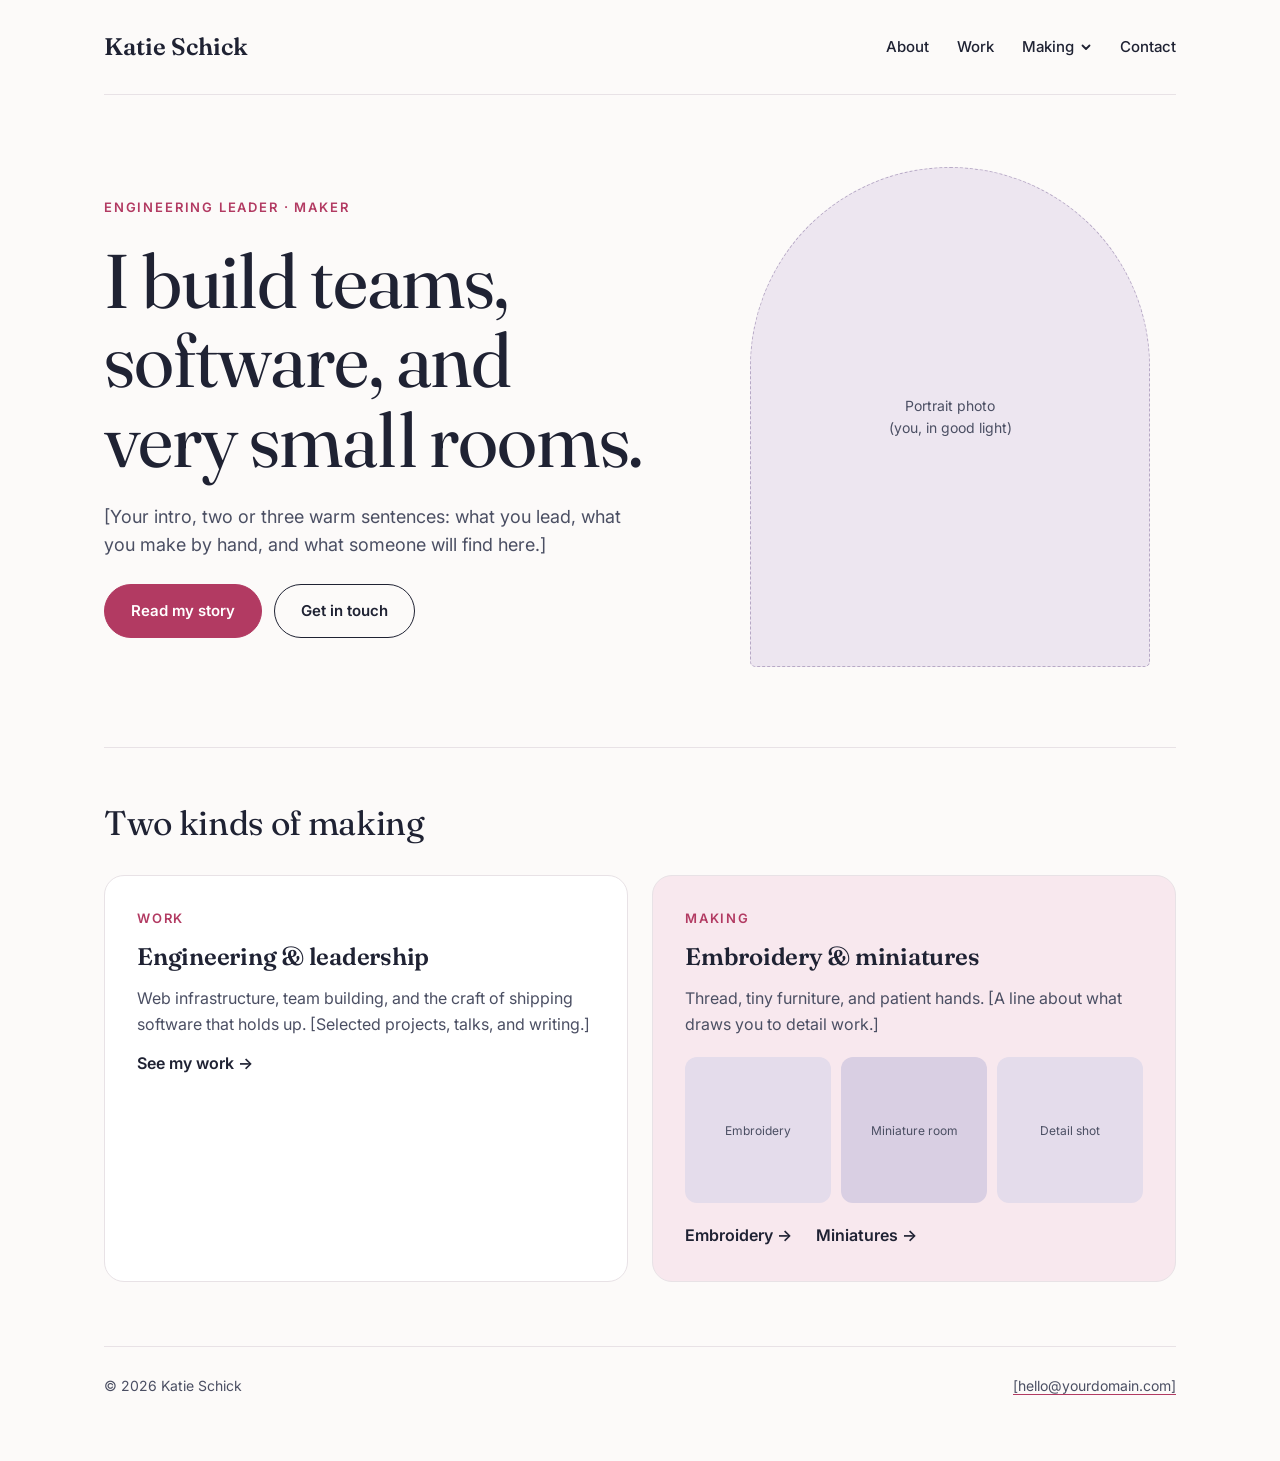
<file: index.html>
<!doctype html>
<html lang="en" class="no-js">
<head>
<meta charset="utf-8">
<meta name="viewport" content="width=device-width, initial-scale=1">
<title>Katie Schick</title>
<meta name="description" content="Katie Schick is an engineering leader who also embroiders and builds miniature rooms.">
<meta name="robots" content="noindex"> <!-- remove this line when the site is ready to launch -->
<meta name="theme-color" content="#FCFAF9">
<link rel="preconnect" href="https://fonts.googleapis.com">
<link rel="preconnect" href="https://fonts.gstatic.com" crossorigin>
<link href="https://fonts.googleapis.com/css2?family=Fraunces:opsz,wght@9..144,400;9..144,600&family=Inter:wght@400;500;600&display=swap" rel="stylesheet">
<link rel="stylesheet" href="css/styles.css">
<script src="js/site.js" defer></script>
</head>
<body>
<a class="skip" href="#main">Skip to content</a>
<div class="wrap">

<header class="site-header">
  <a class="brand" href="index.html">Katie Schick</a>
  <nav class="nav" aria-label="Main">
    <a href="about.html">About</a>
    <a href="work.html">Work</a>
    <div class="menu">
      <button class="menu-btn" type="button" aria-expanded="false" aria-controls="making-menu">
        Making
        <svg aria-hidden="true" width="12" height="12" viewBox="0 0 12 12" fill="none" stroke="currentColor" stroke-width="1.8" stroke-linecap="round" stroke-linejoin="round"><path d="M2.5 4.5 6 8l3.5-3.5"/></svg>
      </button>
      <div class="menu-panel" id="making-menu" hidden>
        <a href="embroidery.html">Embroidery</a>
        <a href="miniatures.html">Miniatures</a>
      </div>
    </div>
    <a href="contact.html">Contact</a>
  </nav>
</header>

<main id="main">

  <section class="hero">
    <div class="hero-copy">
      <div class="eyebrow">Engineering leader · Maker</div>
      <h1>I build teams, software, and very small rooms.</h1>
      <p class="lead">[Your intro, two or three warm sentences: what you lead, what you make by hand, and what someone will find here.]</p>
      <div class="btn-row">
        <a class="btn" href="about.html">Read my story</a>
        <a class="btn btn-outline" href="contact.html">Get in touch</a>
      </div>
    </div>
    <div class="hero-art">
      <!-- Replace with: <img src="images/portrait.jpg" alt="Katie Schick" width="800" height="1000" style="border-radius:999px 999px 28px 28px"> -->
      <div class="ph ph-arch">Portrait photo<br>(you, in good light)</div>
    </div>
  </section>

  <section class="section first">
    <h2>Two kinds of making</h2>
    <div class="cards">

      <article class="card">
        <div class="eyebrow">Work</div>
        <h3>Engineering &amp; leadership</h3>
        <p>Web infrastructure, team building, and the craft of shipping software that holds up. [Selected projects, talks, and writing.]</p>
        <a class="arrow-link" href="work.html">See my work →</a>
      </article>

      <article class="card tint">
        <div class="eyebrow">Making</div>
        <h3>Embroidery &amp; miniatures</h3>
        <p>Thread, tiny furniture, and patient hands. [A line about what draws you to detail work.]</p>
        <div class="tiles">
          <div class="ph r-1x1">Embroidery</div>
          <div class="ph r-1x1 ph-alt">Miniature room</div>
          <div class="ph r-1x1">Detail shot</div>
        </div>
        <div class="link-row">
          <a class="arrow-link" href="embroidery.html">Embroidery →</a>
          <a class="arrow-link" href="miniatures.html">Miniatures →</a>
        </div>
      </article>

    </div>
  </section>

  <footer class="site-footer">
    <span>© <span data-year>2026</span> Katie Schick</span>
    <a href="mailto:hello@yourdomain.com">[hello@yourdomain.com]</a>
  </footer>

</main>
</div>
</body>
</html>
</file>
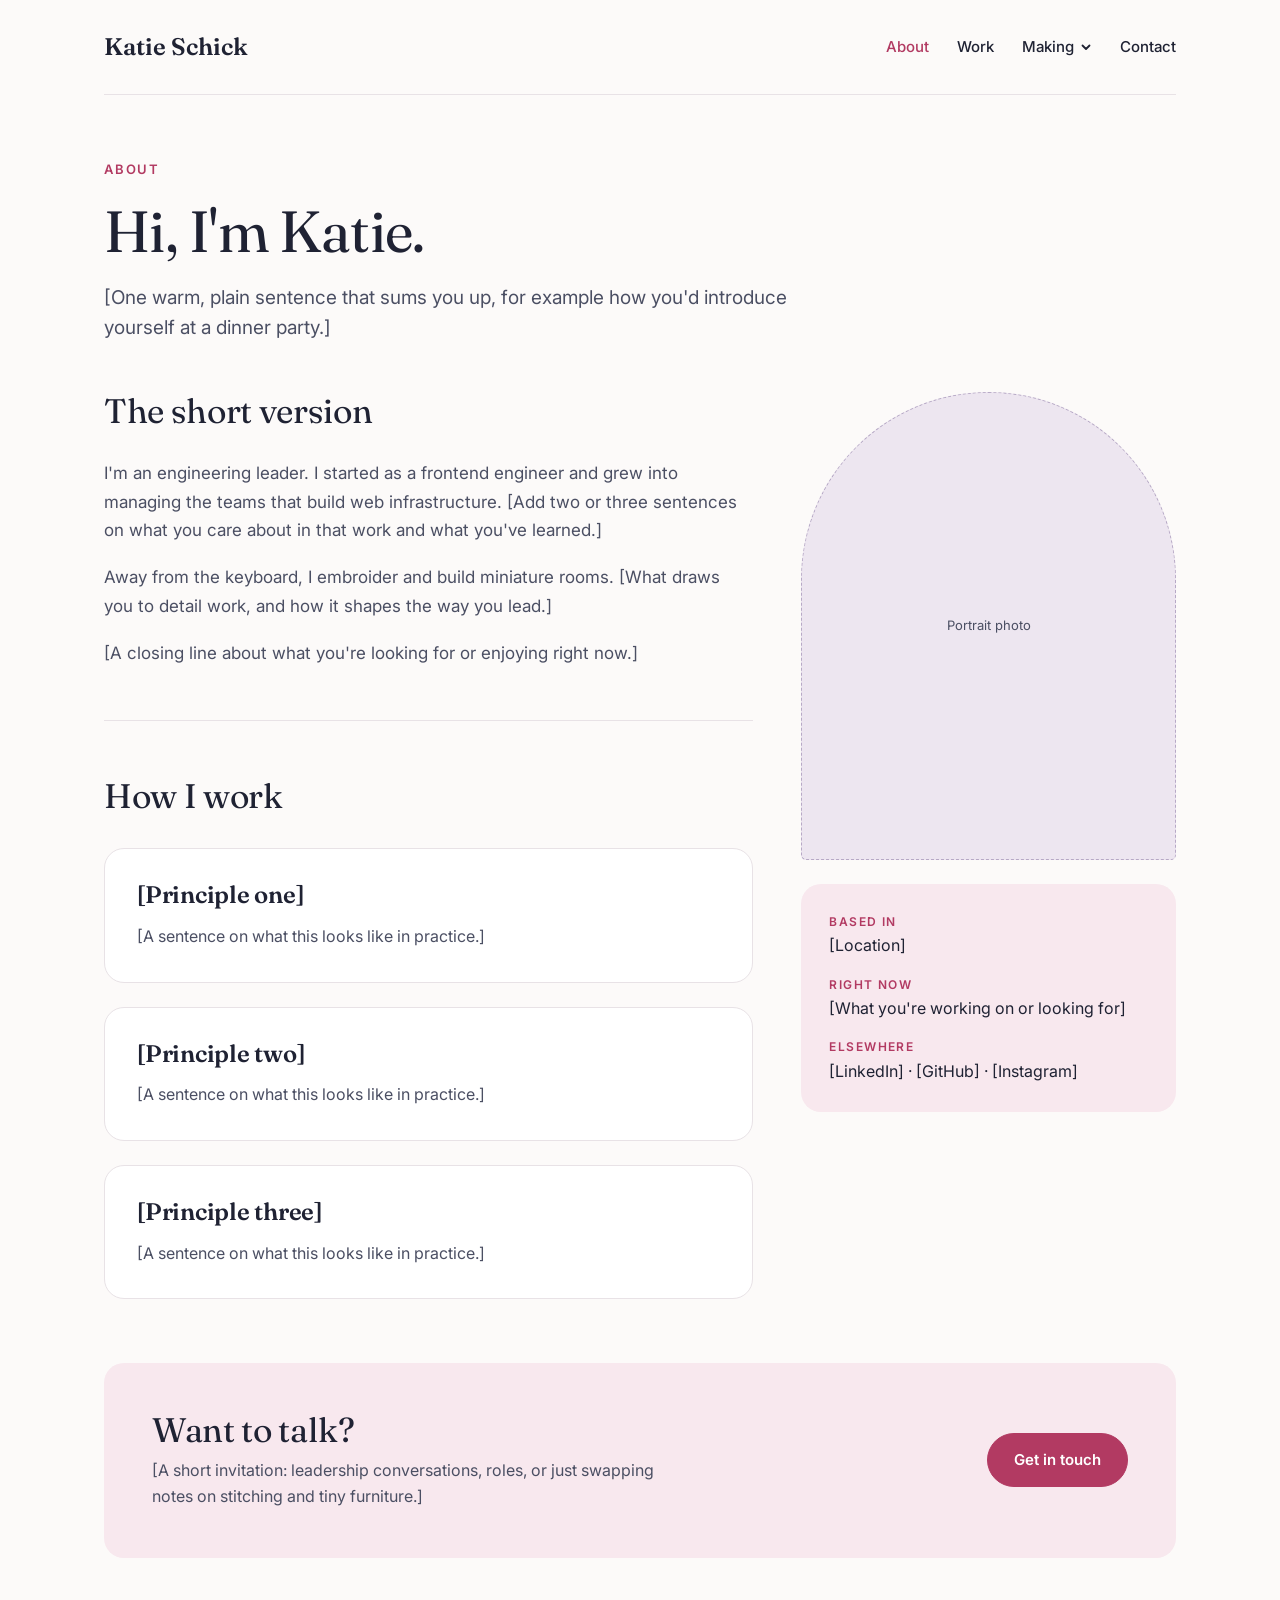
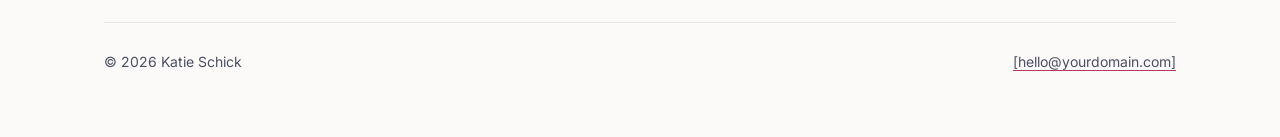
<file: about.html>
<!doctype html>
<html lang="en" class="no-js">
<head>
<meta charset="utf-8">
<meta name="viewport" content="width=device-width, initial-scale=1">
<title>About · Katie Schick</title>
<meta name="description" content="About Katie Schick, an engineering leader who embroiders and builds miniature rooms.">
<meta name="robots" content="noindex"> <!-- remove this line when the site is ready to launch -->
<meta name="theme-color" content="#FCFAF9">
<link rel="preconnect" href="https://fonts.googleapis.com">
<link rel="preconnect" href="https://fonts.gstatic.com" crossorigin>
<link href="https://fonts.googleapis.com/css2?family=Fraunces:opsz,wght@9..144,400;9..144,600&family=Inter:wght@400;500;600&display=swap" rel="stylesheet">
<link rel="stylesheet" href="css/styles.css">
<script src="js/site.js" defer></script>
</head>
<body>
<a class="skip" href="#main">Skip to content</a>
<div class="wrap">

<header class="site-header">
  <a class="brand" href="index.html">Katie Schick</a>
  <nav class="nav" aria-label="Main">
    <a href="about.html" aria-current="page">About</a>
    <a href="work.html">Work</a>
    <div class="menu">
      <button class="menu-btn" type="button" aria-expanded="false" aria-controls="making-menu">
        Making
        <svg aria-hidden="true" width="12" height="12" viewBox="0 0 12 12" fill="none" stroke="currentColor" stroke-width="1.8" stroke-linecap="round" stroke-linejoin="round"><path d="M2.5 4.5 6 8l3.5-3.5"/></svg>
      </button>
      <div class="menu-panel" id="making-menu" hidden>
        <a href="embroidery.html">Embroidery</a>
        <a href="miniatures.html">Miniatures</a>
      </div>
    </div>
    <a href="contact.html">Contact</a>
  </nav>
</header>

<main id="main">

  <div class="page-head">
    <div class="eyebrow">About</div>
    <h1>Hi, I'm Katie.</h1>
    <p class="lead">[One warm, plain sentence that sums you up, for example how you'd introduce yourself at a dinner party.]</p>
  </div>

  <div class="split">

    <div class="split-main">
      <h2>The short version</h2>
      <div class="prose">
        <p>I'm an engineering leader. I started as a frontend engineer and grew into managing the teams that build web infrastructure. [Add two or three sentences on what you care about in that work and what you've learned.]</p>
        <p>Away from the keyboard, I embroider and build miniature rooms. [What draws you to detail work, and how it shapes the way you lead.]</p>
        <p>[A closing line about what you're looking for or enjoying right now.]</p>
      </div>

      <div class="section" style="margin-top: 24px">
        <h2>How I work</h2>
        <div class="cards">
          <article class="card">
            <h3>[Principle one]</h3>
            <p>[A sentence on what this looks like in practice.]</p>
          </article>
          <article class="card">
            <h3>[Principle two]</h3>
            <p>[A sentence on what this looks like in practice.]</p>
          </article>
          <article class="card">
            <h3>[Principle three]</h3>
            <p>[A sentence on what this looks like in practice.]</p>
          </article>
        </div>
      </div>
    </div>

    <aside class="split-side">
      <!-- Replace with: <img src="images/portrait.jpg" alt="Katie Schick" width="800" height="1000" style="border-radius:999px 999px 28px 28px"> -->
      <div class="ph ph-arch r-4x5">Portrait photo</div>
      <div class="facts">
        <dl>
          <div><dt>Based in</dt><dd>[Location]</dd></div>
          <div><dt>Right now</dt><dd>[What you're working on or looking for]</dd></div>
          <div><dt>Elsewhere</dt><dd>[LinkedIn] · [GitHub] · [Instagram]</dd></div>
        </dl>
      </div>
    </aside>

  </div>

  <div class="callout">
    <div>
      <h2>Want to talk?</h2>
      <p>[A short invitation: leadership conversations, roles, or just swapping notes on stitching and tiny furniture.]</p>
    </div>
    <a class="btn" href="contact.html">Get in touch</a>
  </div>

  <footer class="site-footer">
    <span>© <span data-year>2026</span> Katie Schick</span>
    <a href="mailto:hello@yourdomain.com">[hello@yourdomain.com]</a>
  </footer>

</main>
</div>
</body>
</html>
</file>
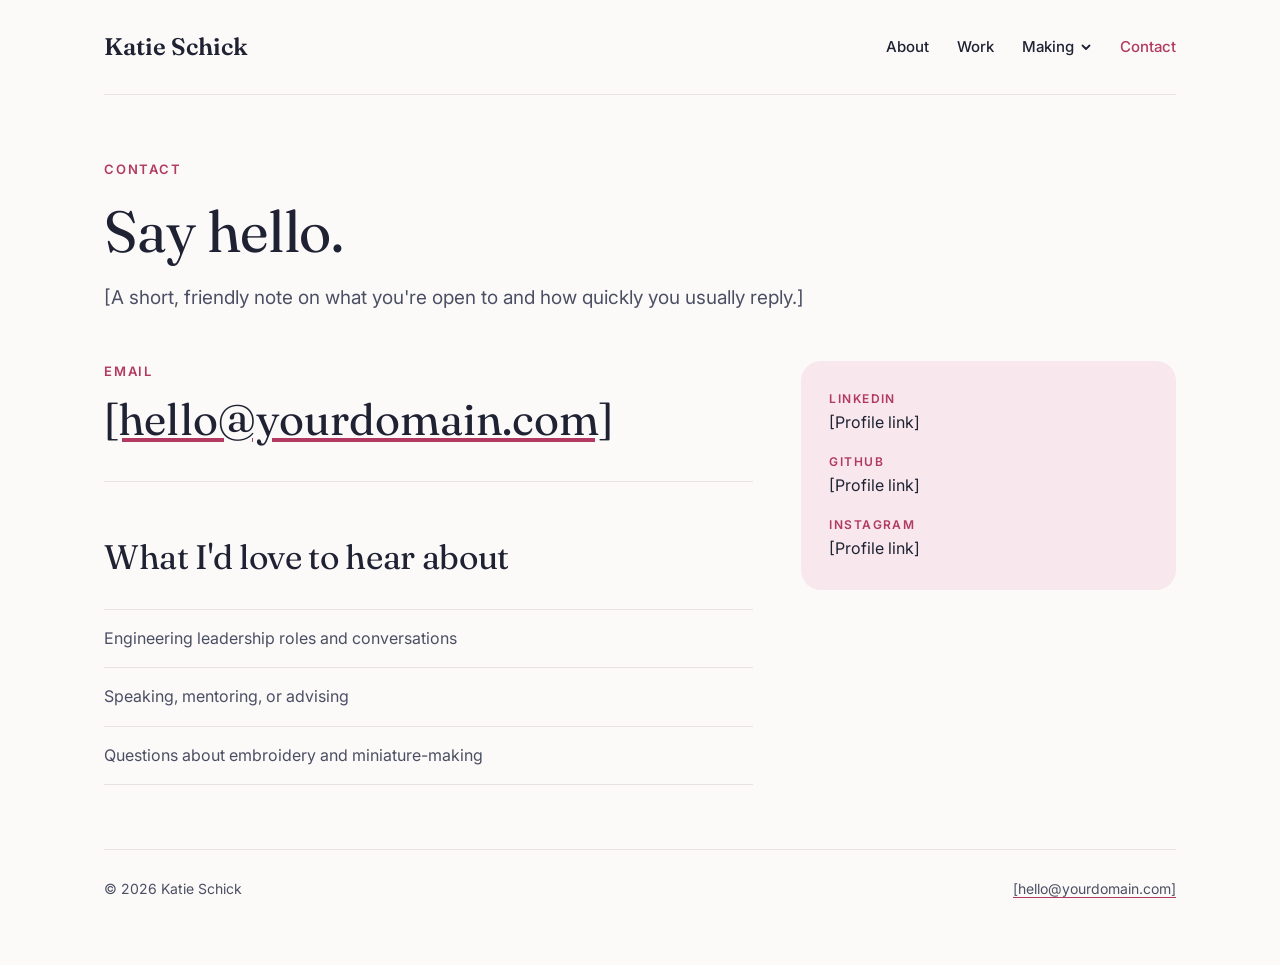
<file: contact.html>
<!doctype html>
<html lang="en" class="no-js">
<head>
<meta charset="utf-8">
<meta name="viewport" content="width=device-width, initial-scale=1">
<title>Contact · Katie Schick</title>
<meta name="description" content="How to get in touch with Katie Schick.">
<meta name="robots" content="noindex"> <!-- remove this line when the site is ready to launch -->
<meta name="theme-color" content="#FCFAF9">
<link rel="preconnect" href="https://fonts.googleapis.com">
<link rel="preconnect" href="https://fonts.gstatic.com" crossorigin>
<link href="https://fonts.googleapis.com/css2?family=Fraunces:opsz,wght@9..144,400;9..144,600&family=Inter:wght@400;500;600&display=swap" rel="stylesheet">
<link rel="stylesheet" href="css/styles.css">
<script src="js/site.js" defer></script>
</head>
<body>
<a class="skip" href="#main">Skip to content</a>
<div class="wrap">

<header class="site-header">
  <a class="brand" href="index.html">Katie Schick</a>
  <nav class="nav" aria-label="Main">
    <a href="about.html">About</a>
    <a href="work.html">Work</a>
    <div class="menu">
      <button class="menu-btn" type="button" aria-expanded="false" aria-controls="making-menu">
        Making
        <svg aria-hidden="true" width="12" height="12" viewBox="0 0 12 12" fill="none" stroke="currentColor" stroke-width="1.8" stroke-linecap="round" stroke-linejoin="round"><path d="M2.5 4.5 6 8l3.5-3.5"/></svg>
      </button>
      <div class="menu-panel" id="making-menu" hidden>
        <a href="embroidery.html">Embroidery</a>
        <a href="miniatures.html">Miniatures</a>
      </div>
    </div>
    <a href="contact.html" aria-current="page">Contact</a>
  </nav>
</header>

<main id="main">

  <div class="page-head">
    <div class="eyebrow">Contact</div>
    <h1>Say hello.</h1>
    <p class="lead">[A short, friendly note on what you're open to and how quickly you usually reply.]</p>
  </div>

  <div class="split">

    <div class="split-main">
      <div>
        <div class="eyebrow" style="margin-bottom: 12px">Email</div>
        <a class="big-email" href="mailto:hello@yourdomain.com">[hello@yourdomain.com]</a>
      </div>

      <div class="section" style="margin-top: 8px">
        <h2>What I'd love to hear about</h2>
        <ul class="plain-list">
          <li>Engineering leadership roles and conversations</li>
          <li>Speaking, mentoring, or advising</li>
          <li>Questions about embroidery and miniature-making</li>
        </ul>
      </div>
    </div>

    <aside class="split-side">
      <div class="facts">
        <dl>
          <div><dt>LinkedIn</dt><dd>[Profile link]</dd></div>
          <div><dt>GitHub</dt><dd>[Profile link]</dd></div>
          <div><dt>Instagram</dt><dd>[Profile link]</dd></div>
        </dl>
      </div>
    </aside>

  </div>

  <footer class="site-footer">
    <span>© <span data-year>2026</span> Katie Schick</span>
    <a href="mailto:hello@yourdomain.com">[hello@yourdomain.com]</a>
  </footer>

</main>
</div>
</body>
</html>
</file>
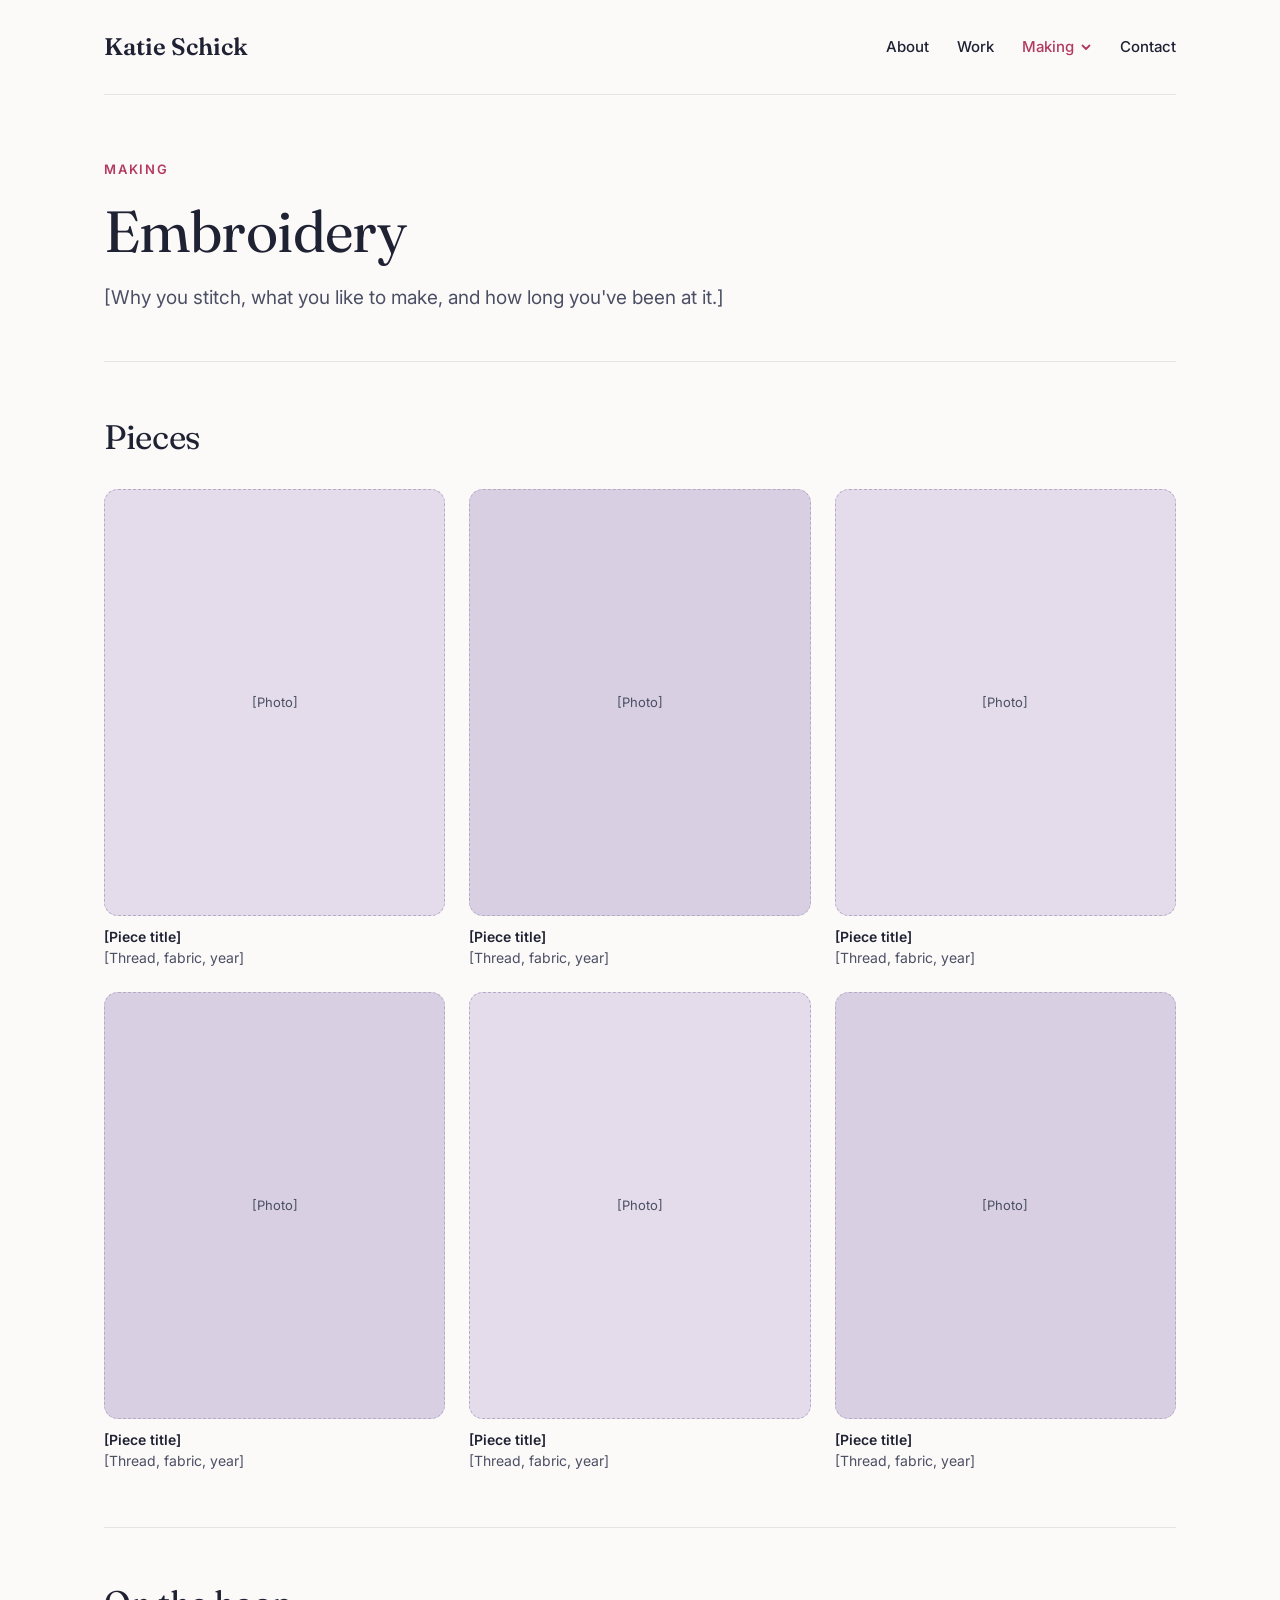
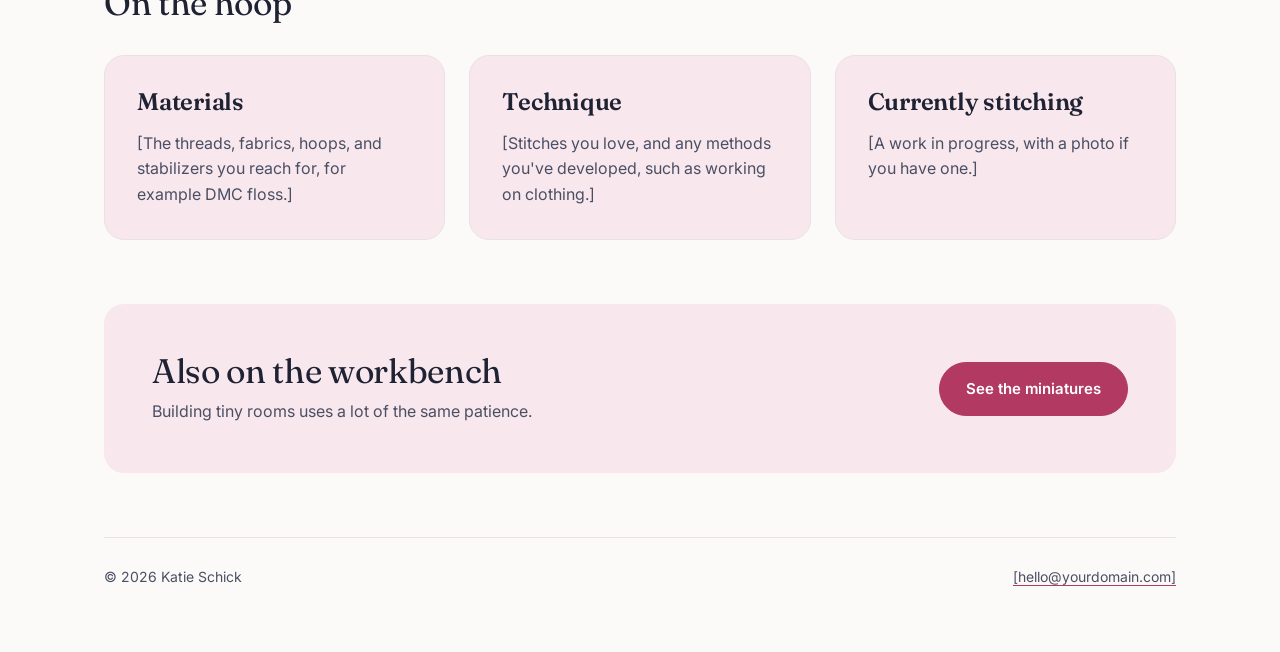
<file: embroidery.html>
<!doctype html>
<html lang="en" class="no-js">
<head>
<meta charset="utf-8">
<meta name="viewport" content="width=device-width, initial-scale=1">
<title>Embroidery · Katie Schick</title>
<meta name="description" content="Embroidery by Katie Schick: finished pieces, color studies, and works in progress.">
<meta name="robots" content="noindex"> <!-- remove this line when the site is ready to launch -->
<meta name="theme-color" content="#FCFAF9">
<link rel="preconnect" href="https://fonts.googleapis.com">
<link rel="preconnect" href="https://fonts.gstatic.com" crossorigin>
<link href="https://fonts.googleapis.com/css2?family=Fraunces:opsz,wght@9..144,400;9..144,600&family=Inter:wght@400;500;600&display=swap" rel="stylesheet">
<link rel="stylesheet" href="css/styles.css">
<script src="js/site.js" defer></script>
</head>
<body>
<a class="skip" href="#main">Skip to content</a>
<div class="wrap">

<header class="site-header">
  <a class="brand" href="index.html">Katie Schick</a>
  <nav class="nav" aria-label="Main">
    <a href="about.html">About</a>
    <a href="work.html">Work</a>
    <div class="menu">
      <button class="menu-btn is-current" type="button" aria-expanded="false" aria-controls="making-menu">
        Making
        <svg aria-hidden="true" width="12" height="12" viewBox="0 0 12 12" fill="none" stroke="currentColor" stroke-width="1.8" stroke-linecap="round" stroke-linejoin="round"><path d="M2.5 4.5 6 8l3.5-3.5"/></svg>
      </button>
      <div class="menu-panel" id="making-menu" hidden>
        <a href="embroidery.html" aria-current="page">Embroidery</a>
        <a href="miniatures.html">Miniatures</a>
      </div>
    </div>
    <a href="contact.html">Contact</a>
  </nav>
</header>

<main id="main">

  <div class="page-head">
    <div class="eyebrow">Making</div>
    <h1>Embroidery</h1>
    <p class="lead">[Why you stitch, what you like to make, and how long you've been at it.]</p>
  </div>

  <section class="section first">
    <h2>Pieces</h2>
    <div class="grid">
      <figure>
        <!-- Replace each placeholder with: <img src="images/embroidery-01.jpg" alt="Describe the piece" width="1000" height="1250"> -->
        <div class="ph r-4x5">[Photo]</div>
        <figcaption><strong>[Piece title]</strong>[Thread, fabric, year]</figcaption>
      </figure>
      <figure>
        <div class="ph r-4x5 ph-alt">[Photo]</div>
        <figcaption><strong>[Piece title]</strong>[Thread, fabric, year]</figcaption>
      </figure>
      <figure>
        <div class="ph r-4x5">[Photo]</div>
        <figcaption><strong>[Piece title]</strong>[Thread, fabric, year]</figcaption>
      </figure>
      <figure>
        <div class="ph r-4x5 ph-alt">[Photo]</div>
        <figcaption><strong>[Piece title]</strong>[Thread, fabric, year]</figcaption>
      </figure>
      <figure>
        <div class="ph r-4x5">[Photo]</div>
        <figcaption><strong>[Piece title]</strong>[Thread, fabric, year]</figcaption>
      </figure>
      <figure>
        <div class="ph r-4x5 ph-alt">[Photo]</div>
        <figcaption><strong>[Piece title]</strong>[Thread, fabric, year]</figcaption>
      </figure>
    </div>
  </section>

  <section class="section">
    <h2>On the hoop</h2>
    <div class="cards">
      <article class="card tint">
        <h3>Materials</h3>
        <p>[The threads, fabrics, hoops, and stabilizers you reach for, for example DMC floss.]</p>
      </article>
      <article class="card tint">
        <h3>Technique</h3>
        <p>[Stitches you love, and any methods you've developed, such as working on clothing.]</p>
      </article>
      <article class="card tint">
        <h3>Currently stitching</h3>
        <p>[A work in progress, with a photo if you have one.]</p>
      </article>
    </div>
  </section>

  <div class="callout">
    <div>
      <h2>Also on the workbench</h2>
      <p>Building tiny rooms uses a lot of the same patience.</p>
    </div>
    <a class="btn" href="miniatures.html">See the miniatures</a>
  </div>

  <footer class="site-footer">
    <span>© <span data-year>2026</span> Katie Schick</span>
    <a href="mailto:hello@yourdomain.com">[hello@yourdomain.com]</a>
  </footer>

</main>
</div>
</body>
</html>
</file>
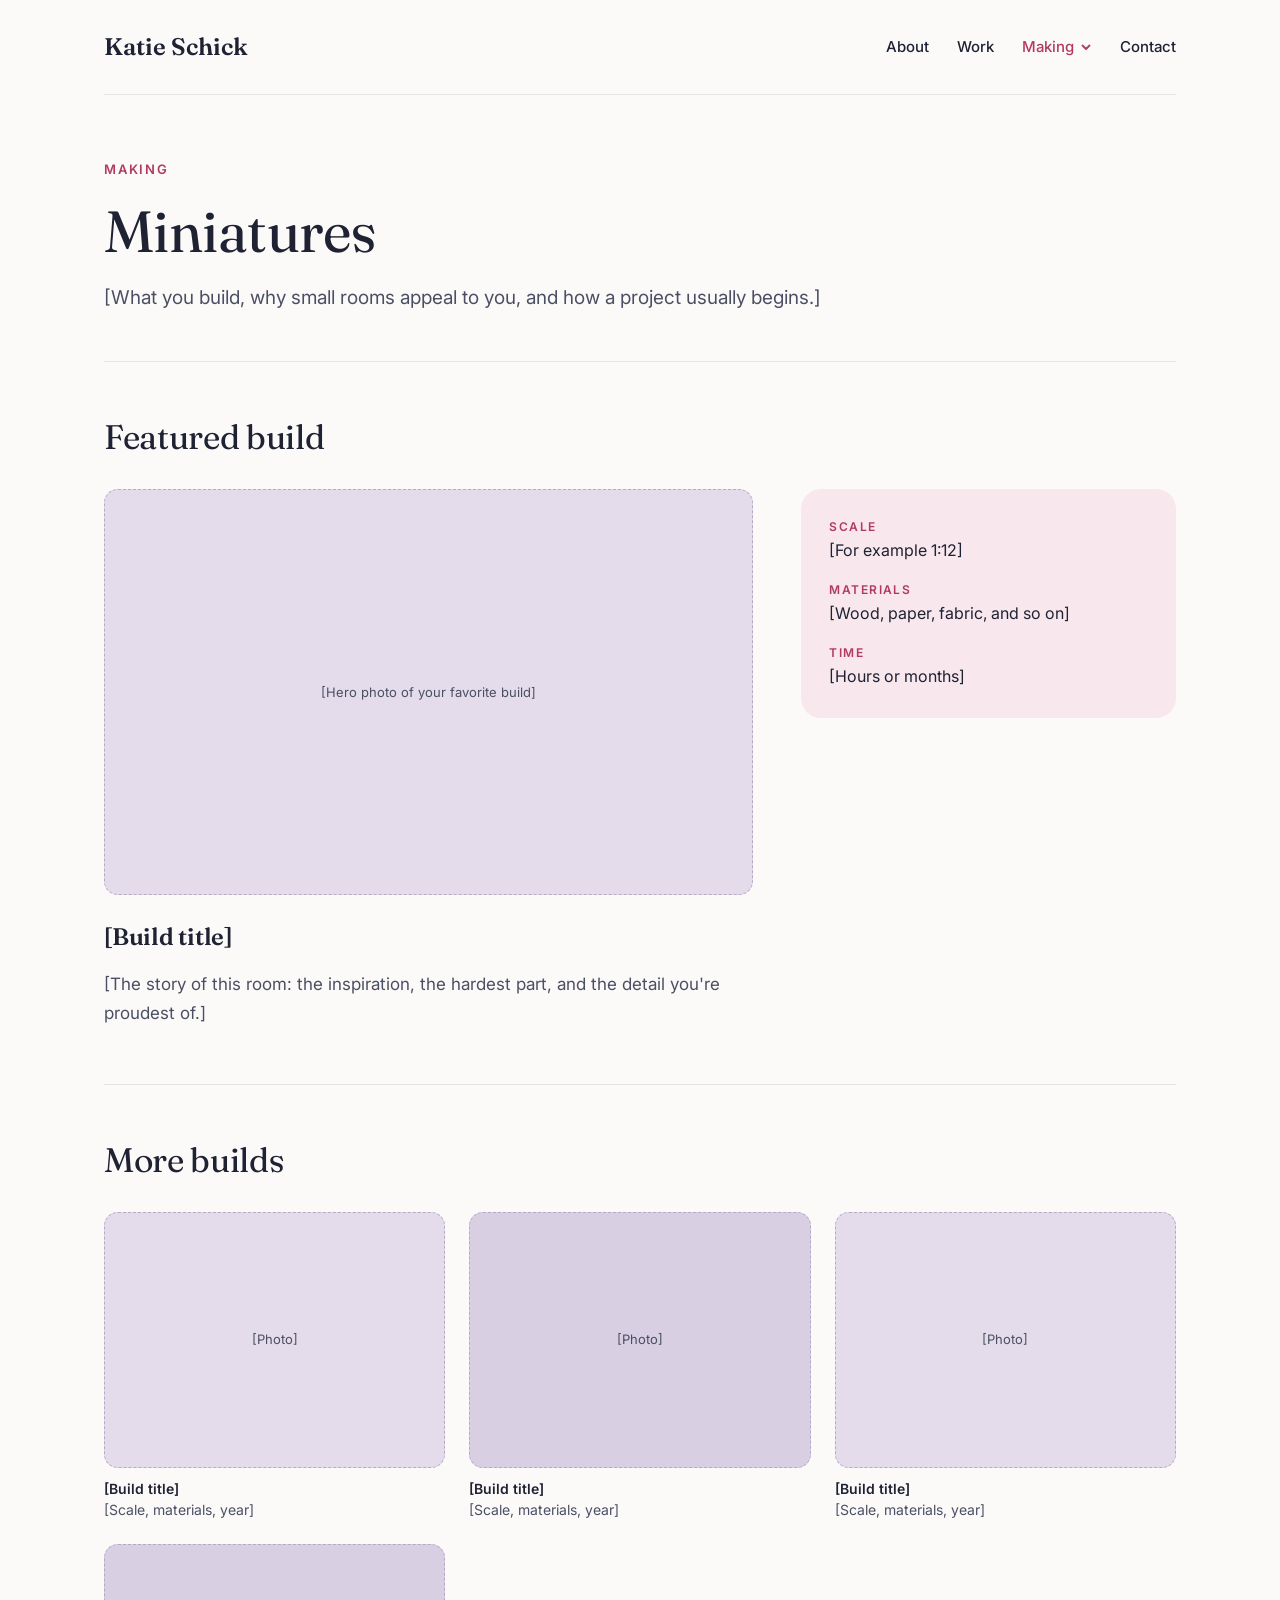
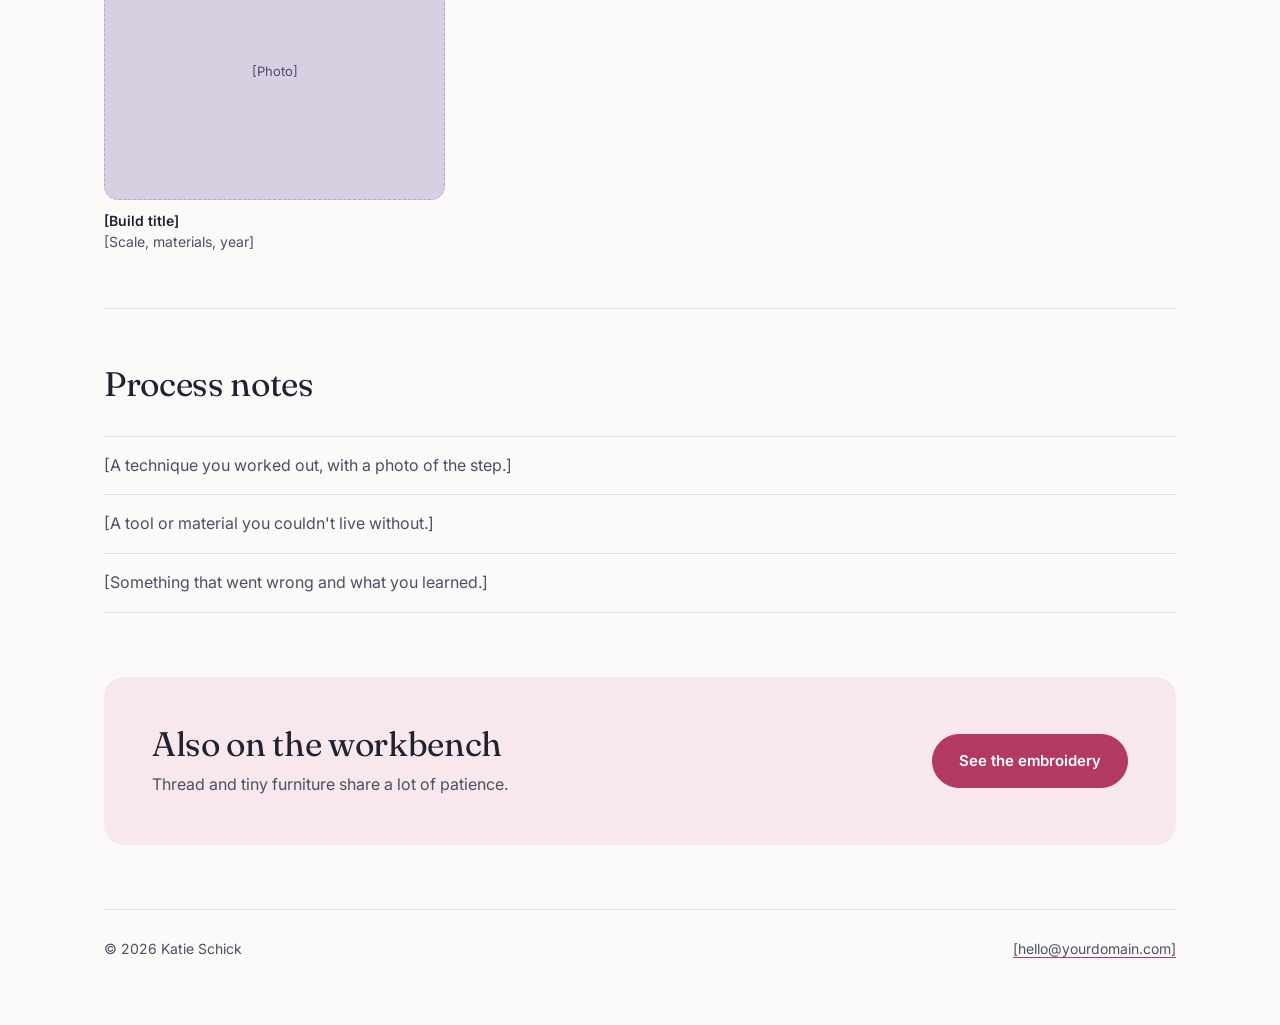
<file: miniatures.html>
<!doctype html>
<html lang="en" class="no-js">
<head>
<meta charset="utf-8">
<meta name="viewport" content="width=device-width, initial-scale=1">
<title>Miniatures · Katie Schick</title>
<meta name="description" content="Miniature rooms and furniture built to scale by Katie Schick, with process notes.">
<meta name="robots" content="noindex"> <!-- remove this line when the site is ready to launch -->
<meta name="theme-color" content="#FCFAF9">
<link rel="preconnect" href="https://fonts.googleapis.com">
<link rel="preconnect" href="https://fonts.gstatic.com" crossorigin>
<link href="https://fonts.googleapis.com/css2?family=Fraunces:opsz,wght@9..144,400;9..144,600&family=Inter:wght@400;500;600&display=swap" rel="stylesheet">
<link rel="stylesheet" href="css/styles.css">
<script src="js/site.js" defer></script>
</head>
<body>
<a class="skip" href="#main">Skip to content</a>
<div class="wrap">

<header class="site-header">
  <a class="brand" href="index.html">Katie Schick</a>
  <nav class="nav" aria-label="Main">
    <a href="about.html">About</a>
    <a href="work.html">Work</a>
    <div class="menu">
      <button class="menu-btn is-current" type="button" aria-expanded="false" aria-controls="making-menu">
        Making
        <svg aria-hidden="true" width="12" height="12" viewBox="0 0 12 12" fill="none" stroke="currentColor" stroke-width="1.8" stroke-linecap="round" stroke-linejoin="round"><path d="M2.5 4.5 6 8l3.5-3.5"/></svg>
      </button>
      <div class="menu-panel" id="making-menu" hidden>
        <a href="embroidery.html">Embroidery</a>
        <a href="miniatures.html" aria-current="page">Miniatures</a>
      </div>
    </div>
    <a href="contact.html">Contact</a>
  </nav>
</header>

<main id="main">

  <div class="page-head">
    <div class="eyebrow">Making</div>
    <h1>Miniatures</h1>
    <p class="lead">[What you build, why small rooms appeal to you, and how a project usually begins.]</p>
  </div>

  <section class="section first">
    <h2>Featured build</h2>
    <div class="split">
      <div class="split-main">
        <!-- Replace with: <img src="images/miniature-featured.jpg" alt="Describe the room" width="1600" height="1000"> -->
        <div class="ph r-16x10">[Hero photo of your favorite build]</div>
        <div class="prose">
          <h3>[Build title]</h3>
          <p>[The story of this room: the inspiration, the hardest part, and the detail you're proudest of.]</p>
        </div>
      </div>
      <aside class="split-side">
        <div class="facts">
          <dl>
            <div><dt>Scale</dt><dd>[For example 1:12]</dd></div>
            <div><dt>Materials</dt><dd>[Wood, paper, fabric, and so on]</dd></div>
            <div><dt>Time</dt><dd>[Hours or months]</dd></div>
          </dl>
        </div>
      </aside>
    </div>
  </section>

  <section class="section">
    <h2>More builds</h2>
    <div class="grid">
      <figure>
        <div class="ph r-4x3">[Photo]</div>
        <figcaption><strong>[Build title]</strong>[Scale, materials, year]</figcaption>
      </figure>
      <figure>
        <div class="ph r-4x3 ph-alt">[Photo]</div>
        <figcaption><strong>[Build title]</strong>[Scale, materials, year]</figcaption>
      </figure>
      <figure>
        <div class="ph r-4x3">[Photo]</div>
        <figcaption><strong>[Build title]</strong>[Scale, materials, year]</figcaption>
      </figure>
      <figure>
        <div class="ph r-4x3 ph-alt">[Photo]</div>
        <figcaption><strong>[Build title]</strong>[Scale, materials, year]</figcaption>
      </figure>
    </div>
  </section>

  <section class="section">
    <h2>Process notes</h2>
    <ul class="plain-list">
      <li>[A technique you worked out, with a photo of the step.]</li>
      <li>[A tool or material you couldn't live without.]</li>
      <li>[Something that went wrong and what you learned.]</li>
    </ul>
  </section>

  <div class="callout">
    <div>
      <h2>Also on the workbench</h2>
      <p>Thread and tiny furniture share a lot of patience.</p>
    </div>
    <a class="btn" href="embroidery.html">See the embroidery</a>
  </div>

  <footer class="site-footer">
    <span>© <span data-year>2026</span> Katie Schick</span>
    <a href="mailto:hello@yourdomain.com">[hello@yourdomain.com]</a>
  </footer>

</main>
</div>
</body>
</html>
</file>
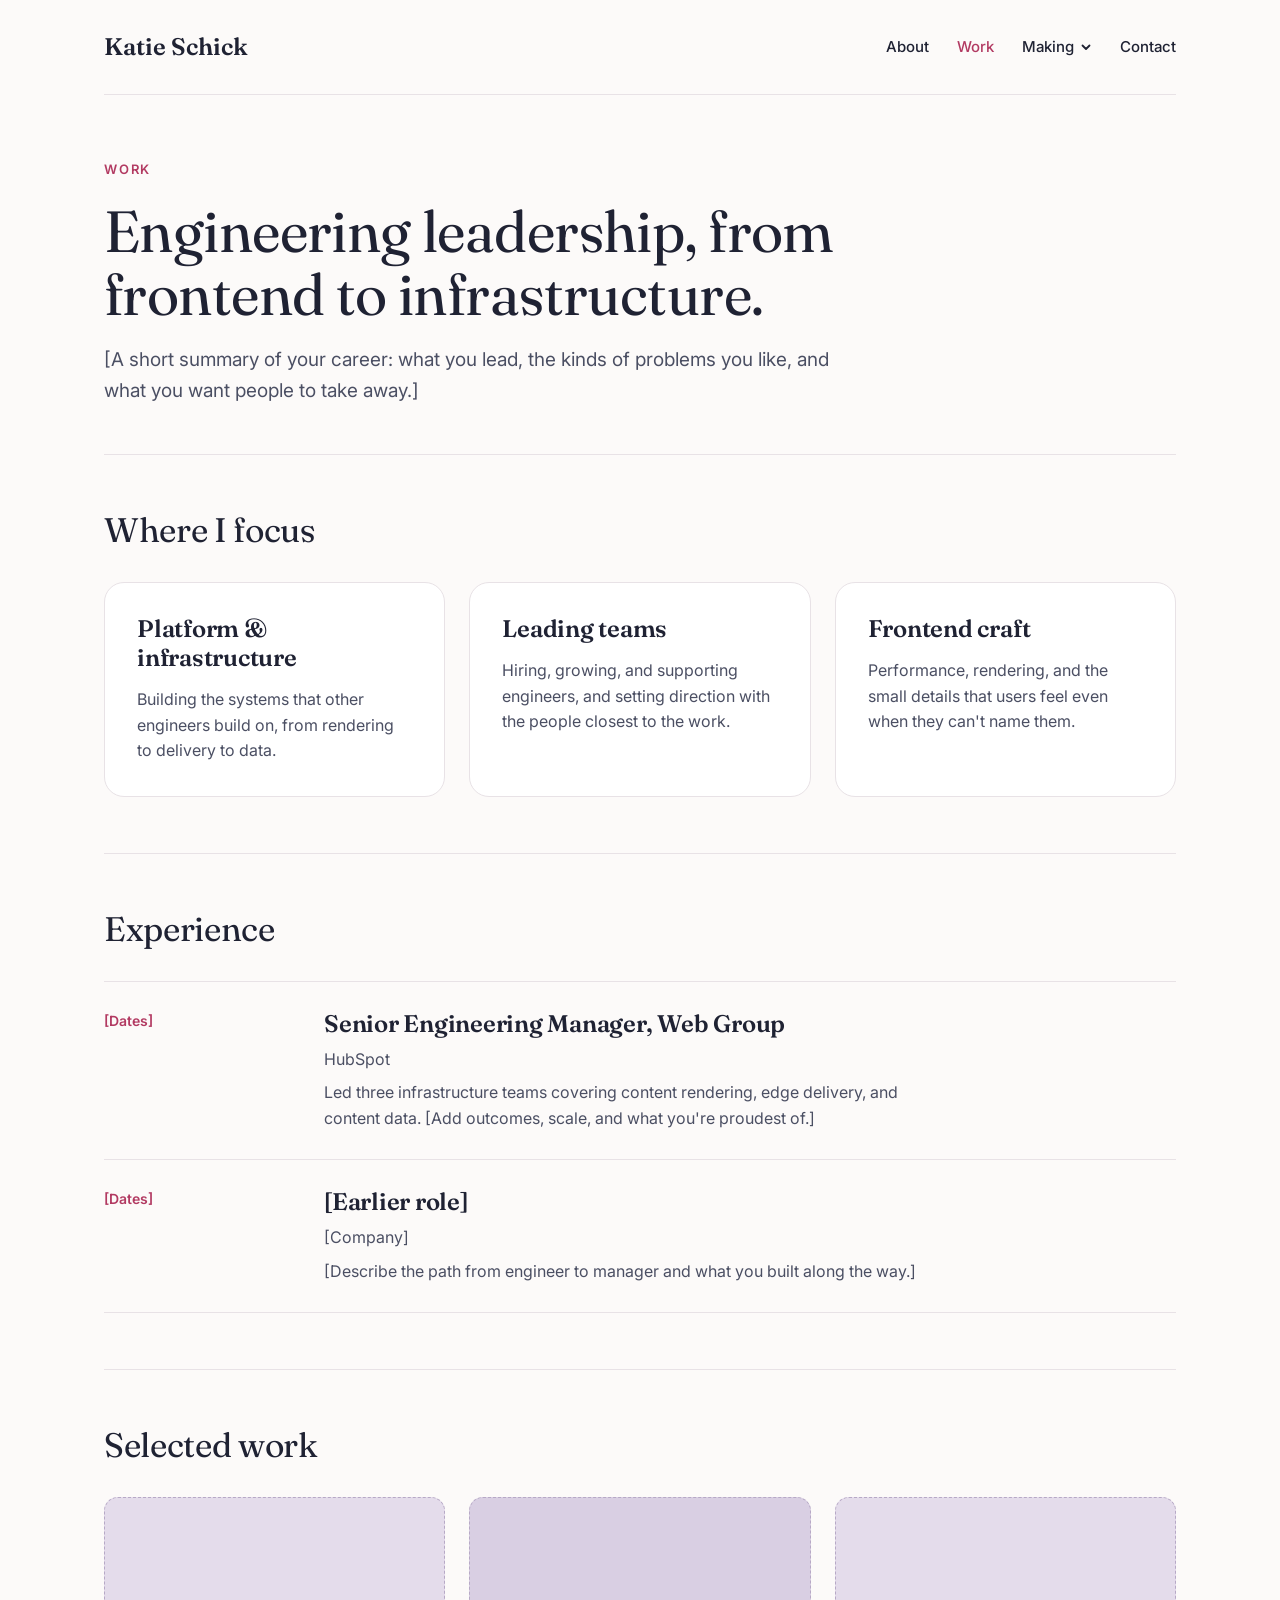
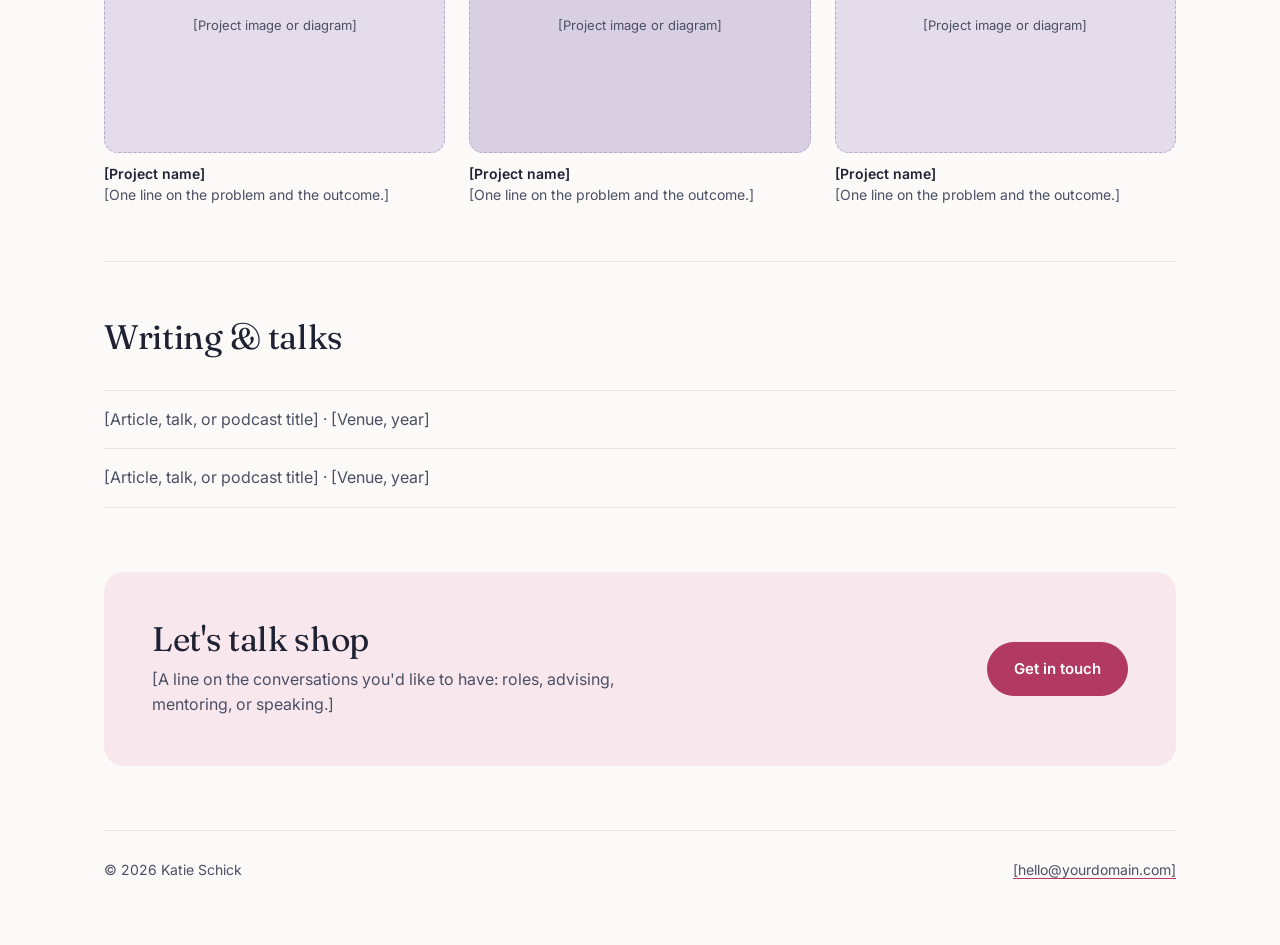
<file: work.html>
<!doctype html>
<html lang="en" class="no-js">
<head>
<meta charset="utf-8">
<meta name="viewport" content="width=device-width, initial-scale=1">
<title>Work · Katie Schick</title>
<meta name="description" content="Katie Schick's work in software engineering and engineering leadership.">
<meta name="robots" content="noindex"> <!-- remove this line when the site is ready to launch -->
<meta name="theme-color" content="#FCFAF9">
<link rel="preconnect" href="https://fonts.googleapis.com">
<link rel="preconnect" href="https://fonts.gstatic.com" crossorigin>
<link href="https://fonts.googleapis.com/css2?family=Fraunces:opsz,wght@9..144,400;9..144,600&family=Inter:wght@400;500;600&display=swap" rel="stylesheet">
<link rel="stylesheet" href="css/styles.css">
<script src="js/site.js" defer></script>
</head>
<body>
<a class="skip" href="#main">Skip to content</a>
<div class="wrap">

<header class="site-header">
  <a class="brand" href="index.html">Katie Schick</a>
  <nav class="nav" aria-label="Main">
    <a href="about.html">About</a>
    <a href="work.html" aria-current="page">Work</a>
    <div class="menu">
      <button class="menu-btn" type="button" aria-expanded="false" aria-controls="making-menu">
        Making
        <svg aria-hidden="true" width="12" height="12" viewBox="0 0 12 12" fill="none" stroke="currentColor" stroke-width="1.8" stroke-linecap="round" stroke-linejoin="round"><path d="M2.5 4.5 6 8l3.5-3.5"/></svg>
      </button>
      <div class="menu-panel" id="making-menu" hidden>
        <a href="embroidery.html">Embroidery</a>
        <a href="miniatures.html">Miniatures</a>
      </div>
    </div>
    <a href="contact.html">Contact</a>
  </nav>
</header>

<main id="main">

  <div class="page-head">
    <div class="eyebrow">Work</div>
    <h1>Engineering leadership, from frontend to infrastructure.</h1>
    <p class="lead">[A short summary of your career: what you lead, the kinds of problems you like, and what you want people to take away.]</p>
  </div>

  <section class="section first">
    <h2>Where I focus</h2>
    <div class="cards">
      <article class="card">
        <h3>Platform &amp; infrastructure</h3>
        <p>Building the systems that other engineers build on, from rendering to delivery to data.</p>
      </article>
      <article class="card">
        <h3>Leading teams</h3>
        <p>Hiring, growing, and supporting engineers, and setting direction with the people closest to the work.</p>
      </article>
      <article class="card">
        <h3>Frontend craft</h3>
        <p>Performance, rendering, and the small details that users feel even when they can't name them.</p>
      </article>
    </div>
  </section>

  <section class="section">
    <h2>Experience</h2>
    <ol class="timeline">
      <li class="role">
        <div class="role-when">[Dates]</div>
        <div class="role-body">
          <h3>Senior Engineering Manager, Web Group</h3>
          <div class="muted">HubSpot</div>
          <p>Led three infrastructure teams covering content rendering, edge delivery, and content data. [Add outcomes, scale, and what you're proudest of.]</p>
        </div>
      </li>
      <li class="role">
        <div class="role-when">[Dates]</div>
        <div class="role-body">
          <h3>[Earlier role]</h3>
          <div class="muted">[Company]</div>
          <p>[Describe the path from engineer to manager and what you built along the way.]</p>
        </div>
      </li>
    </ol>
  </section>

  <section class="section">
    <h2>Selected work</h2>
    <div class="grid">
      <figure>
        <div class="ph r-4x3">[Project image or diagram]</div>
        <figcaption><strong>[Project name]</strong>[One line on the problem and the outcome.]</figcaption>
      </figure>
      <figure>
        <div class="ph r-4x3 ph-alt">[Project image or diagram]</div>
        <figcaption><strong>[Project name]</strong>[One line on the problem and the outcome.]</figcaption>
      </figure>
      <figure>
        <div class="ph r-4x3">[Project image or diagram]</div>
        <figcaption><strong>[Project name]</strong>[One line on the problem and the outcome.]</figcaption>
      </figure>
    </div>
  </section>

  <section class="section">
    <h2>Writing &amp; talks</h2>
    <ul class="plain-list">
      <li>[Article, talk, or podcast title] · [Venue, year]</li>
      <li>[Article, talk, or podcast title] · [Venue, year]</li>
    </ul>
  </section>

  <div class="callout">
    <div>
      <h2>Let's talk shop</h2>
      <p>[A line on the conversations you'd like to have: roles, advising, mentoring, or speaking.]</p>
    </div>
    <a class="btn" href="contact.html">Get in touch</a>
  </div>

  <footer class="site-footer">
    <span>© <span data-year>2026</span> Katie Schick</span>
    <a href="mailto:hello@yourdomain.com">[hello@yourdomain.com]</a>
  </footer>

</main>
</div>
</body>
</html>
</file>
<file: css/styles.css>
/* Katie Schick — personal site
   Layout concept: a quiet editorial grid on a near-white ground, ink-navy text,
   one raspberry accent, blush and lavender tints for cards and photo placeholders. */

:root {
  --bg: #FCFAF9;
  --card: #FFFFFF;
  --ink: #1F2233;
  --muted: #4B4F63;
  --line: #E8E2E6;
  --accent: #B23A62;
  --accent-strong: #8F2C4D;
  --on-accent: #FFFFFF;
  --blush: #F8E8EE;
  --lav-1: #EDE6F0;
  --lav-2: #E4DCEB;
  --lav-3: #D9CFE3;
  --lav-line: #B7A9C6;

  --font-display: 'Fraunces', Georgia, 'Times New Roman', serif;
  --font-body: 'Inter', system-ui, -apple-system, 'Segoe UI', Roboto, sans-serif;

  --gutter: clamp(20px, 5vw, 64px);
  --radius: 20px;
}

*, *::before, *::after { box-sizing: border-box; }
html { -webkit-text-size-adjust: 100%; }

body {
  margin: 0;
  background: var(--bg);
  color: var(--ink);
  font-family: var(--font-body);
  font-size: 16px;
  line-height: 1.6;
}

img { max-width: 100%; height: auto; display: block; }

a { color: var(--ink); text-decoration-color: var(--accent); text-underline-offset: 3px; }
a:hover { color: var(--accent-strong); }

:focus-visible { outline: 3px solid var(--accent); outline-offset: 3px; border-radius: 4px; }

.skip {
  position: absolute; left: -9999px; top: 8px; z-index: 20;
  background: var(--ink); color: var(--bg); padding: 10px 16px; border-radius: 8px;
}
.skip:focus { left: 8px; }

.wrap {
  max-width: 1200px;
  margin: 0 auto;
  padding-inline: var(--gutter);
  padding-bottom: 64px;
}

/* ---------- Typography ---------- */

h1, h2, h3 {
  font-family: var(--font-display);
  font-weight: 400;
  letter-spacing: -0.01em;
  margin: 0;
  text-wrap: balance;
}
h1 { font-size: clamp(36px, 5vw, 58px); line-height: 1.08; }
h2 { font-size: clamp(26px, 3vw, 34px); line-height: 1.15; }
h3 { font-size: 24px; line-height: 1.2; font-weight: 600; }

p { margin: 0; }

.eyebrow {
  font-size: 13px; font-weight: 600; letter-spacing: 0.14em;
  text-transform: uppercase; color: var(--accent);
}
.lead { font-size: 19px; line-height: 1.6; color: var(--muted); max-width: 62ch; }
.muted { color: var(--muted); }
.prose { max-width: 65ch; display: flex; flex-direction: column; gap: 18px; }
.prose p { color: var(--muted); font-size: 17px; line-height: 1.7; }

/* ---------- Header and menu ---------- */

.site-header {
  position: relative;
  display: flex; flex-wrap: wrap; align-items: center; justify-content: space-between;
  gap: 16px 32px;
  padding-block: 28px;
  border-bottom: 1px solid var(--line);
}
.brand {
  font-family: var(--font-display); font-size: 24px; font-weight: 600;
  text-decoration: none; color: var(--ink);
}
.nav {
  display: flex; flex-wrap: wrap; align-items: center;
  gap: 8px 28px; font-size: 15px; font-weight: 500;
}
.nav a { text-decoration: none; }
.nav a[aria-current="page"], .menu-btn.is-current { color: var(--accent); }

.menu { position: relative; }
.menu-btn {
  display: inline-flex; align-items: center; gap: 6px;
  background: none; border: 0; padding: 0; margin: 0;
  font: inherit; color: var(--ink); cursor: pointer;
}
.menu-btn:hover { color: var(--accent-strong); }
.menu-btn svg { transition: transform 0.15s ease; }
.menu-btn[aria-expanded="true"] svg { transform: rotate(180deg); }

.menu-panel {
  position: absolute; top: calc(100% + 16px); left: -16px; z-index: 5;
  min-width: 220px;
  background: var(--card); border: 1px solid var(--line); border-radius: 16px;
  padding: 8px;
  box-shadow: 0 14px 36px rgba(31, 34, 51, 0.12);
  display: flex; flex-direction: column; gap: 2px;
}
.menu-panel[hidden] { display: none; }
.no-js .menu-panel[hidden] { display: flex; }
.menu-panel a { padding: 12px 14px; border-radius: 10px; font-weight: 600; }
.menu-panel a:hover, .menu-panel a[aria-current="page"] { background: var(--blush); color: var(--ink); }

@media (max-width: 640px) {
  .menu { position: static; }
  .menu-panel { top: 100%; margin-top: 8px; left: 0; right: 0; min-width: 0; }
}

/* ---------- Buttons ---------- */

.btn {
  display: inline-block; padding: 14px 26px; border-radius: 999px;
  font-weight: 600; font-size: 15px; text-decoration: none;
  background: var(--accent); color: var(--on-accent); border: 1.5px solid var(--accent);
}
.btn:hover { background: var(--accent-strong); border-color: var(--accent-strong); color: var(--on-accent); }
.btn-outline { background: transparent; color: var(--ink); border-color: var(--ink); }
.btn-outline:hover { background: var(--ink); border-color: var(--ink); color: var(--bg); }
.btn-row { display: flex; flex-wrap: wrap; gap: 12px; }

.arrow-link { font-weight: 600; text-decoration: none; }
.arrow-link:hover { text-decoration: underline; }

/* ---------- Photo placeholders (replace each with an <img>) ---------- */

.ph {
  display: flex; align-items: center; justify-content: center; text-align: center;
  width: 100%; max-width: 100%;
  background: var(--lav-2); border: 1.5px dashed var(--lav-line); border-radius: 14px;
  color: var(--muted); font-size: 13px; padding: 12px;
}
.ph-arch { border-radius: 999px 999px 28px 28px; background: var(--lav-1); }
.r-1x1 { aspect-ratio: 1 / 1; }
.r-4x3 { aspect-ratio: 4 / 3; }
.r-4x5 { aspect-ratio: 4 / 5; }
.r-16x10 { aspect-ratio: 16 / 10; }
.ph-alt { background: var(--lav-3); }

/* ---------- Home hero ---------- */

.hero {
  display: flex; flex-wrap: wrap; align-items: center; gap: 48px;
  padding: 72px 0 80px;
}
.hero-copy { flex: 1 1 440px; min-width: 0; display: flex; flex-direction: column; gap: 24px; }
.hero h1 { font-size: clamp(40px, 6vw, 76px); line-height: 1.04; letter-spacing: -0.015em; }
.hero .lead { max-width: 520px; font-size: 18px; }
.hero-art { flex: 1 1 320px; min-width: 0; display: flex; justify-content: center; }
.hero-art .ph { max-width: 400px; aspect-ratio: 4 / 5; padding: 24px; font-size: 14px; }

/* ---------- Page heads and sections ---------- */

.page-head { padding: 64px 0 48px; display: flex; flex-direction: column; gap: 20px; }

.section { border-top: 1px solid var(--line); padding-top: 56px; margin-top: 56px; display: flex; flex-direction: column; gap: 32px; }
.section.first { margin-top: 0; }

.split { display: flex; flex-wrap: wrap; gap: 48px; align-items: flex-start; }
.split-main { flex: 2 1 460px; min-width: 0; display: flex; flex-direction: column; gap: 28px; }
.split-side { flex: 1 1 280px; min-width: 0; display: flex; flex-direction: column; gap: 24px; }

/* ---------- Cards ---------- */

.cards { display: flex; flex-wrap: wrap; gap: 24px; }
.card {
  flex: 1 1 340px; min-width: 0;
  background: var(--card); border: 1px solid var(--line); border-radius: var(--radius);
  padding: 32px; display: flex; flex-direction: column; gap: 14px;
}
.card.tint { background: var(--blush); }
.card p { color: var(--muted); line-height: 1.6; }

.grid { display: grid; grid-template-columns: repeat(auto-fill, minmax(260px, 1fr)); gap: 24px; }
.grid > * { min-width: 0; }

.tiles { display: flex; gap: 10px; margin-top: 6px; }
.tiles .ph { flex: 1 1 0; min-width: 0; border-radius: 12px; border: 0; font-size: 12px; padding: 6px; }

.link-row { display: flex; flex-wrap: wrap; gap: 8px 24px; margin-top: 6px; }

/* ---------- Gallery ---------- */

figure { margin: 0; display: flex; flex-direction: column; gap: 10px; }
figcaption { font-size: 14px; color: var(--muted); line-height: 1.5; }
figcaption strong { display: block; color: var(--ink); font-weight: 600; }

/* ---------- Facts and lists ---------- */

.facts { background: var(--blush); border-radius: var(--radius); padding: 28px; }
.facts dl { margin: 0; display: flex; flex-direction: column; gap: 16px; }
.facts dt { font-size: 12px; font-weight: 600; letter-spacing: 0.12em; text-transform: uppercase; color: var(--accent); }
.facts dd { margin: 2px 0 0; color: var(--ink); }

.plain-list { margin: 0; padding: 0; list-style: none; display: flex; flex-direction: column; }
.plain-list li { padding: 16px 0; border-bottom: 1px solid var(--line); color: var(--muted); }
.plain-list li:first-child { border-top: 1px solid var(--line); }

/* ---------- Experience timeline ---------- */

.timeline { margin: 0; padding: 0; list-style: none; display: flex; flex-direction: column; }
.role {
  display: flex; flex-wrap: wrap; gap: 8px 40px;
  padding: 28px 0; border-top: 1px solid var(--line);
}
.role:last-child { border-bottom: 1px solid var(--line); }
.role-when { flex: 0 0 180px; font-size: 14px; font-weight: 600; color: var(--accent); }
.role-body { flex: 1 1 360px; min-width: 0; display: flex; flex-direction: column; gap: 8px; }
.role-body p { color: var(--muted); max-width: 62ch; }

/* ---------- Contact ---------- */

.big-email {
  font-family: var(--font-display); font-size: clamp(26px, 4.2vw, 44px);
  line-height: 1.15; overflow-wrap: anywhere;
}

/* ---------- Call-out band ---------- */

.callout {
  margin-top: 64px; background: var(--blush); border-radius: var(--radius);
  padding: clamp(28px, 4vw, 48px);
  display: flex; flex-wrap: wrap; align-items: center; justify-content: space-between; gap: 20px 32px;
}
.callout p { color: var(--muted); max-width: 52ch; margin-top: 8px; }

/* ---------- Footer ---------- */

.site-footer {
  margin-top: 64px; padding-top: 28px; border-top: 1px solid var(--line);
  display: flex; flex-wrap: wrap; justify-content: space-between; gap: 12px;
  font-size: 14px; color: var(--muted);
}
.site-footer a { color: var(--muted); }

@media (prefers-reduced-motion: reduce) {
  * { transition: none !important; scroll-behavior: auto !important; }
}
</file>
